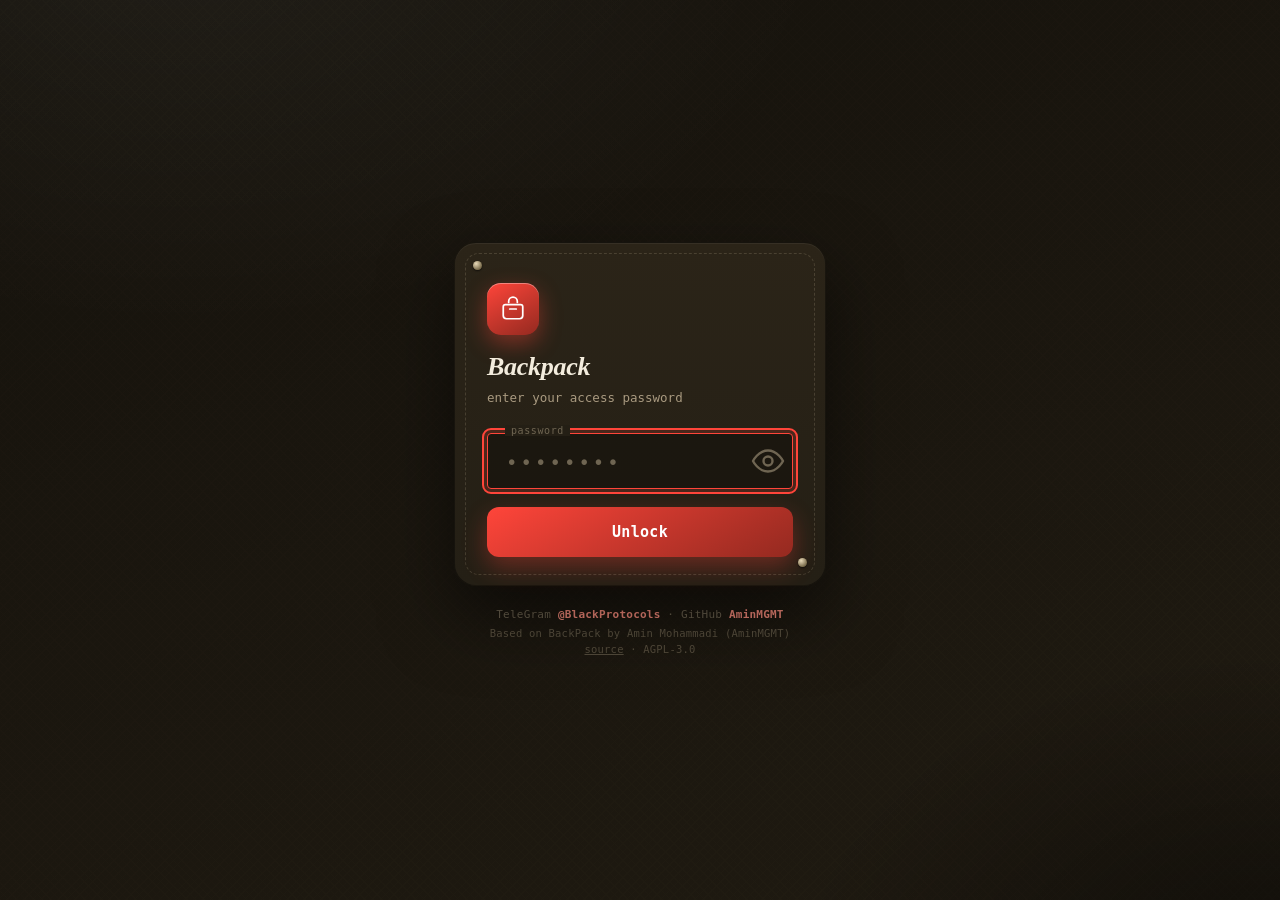
<file: internal/webui/assets/login.html>
<!doctype html>
<html lang="en">

<head>
  <meta charset="utf-8">
  <meta name="viewport" content="width=device-width, initial-scale=1, viewport-fit=cover">
  <meta name="theme-color" content="#15120c">
  <link rel="manifest" href="__BASE_PATH__/manifest.json">
  <link rel="icon" href="__BASE_PATH__/icon.svg" type="image/svg+xml">
  <link rel="apple-touch-icon" href="__BASE_PATH__/icon.svg">
  <title>Backpack · Login</title>
  <style>
    :root {
      --bg-1: #15120c;
      --bg-2: #1f1a11;
      --canvas: #241f15;
      --canvas-2: #2b2418;
      --stitch: rgba(233, 215, 180, .16);
      --stitch-strong: rgba(233, 215, 180, .28);
      --accent-rgb: 255, 69, 58;
      --accent: rgb(var(--accent-rgb));
      --accent-soft: color-mix(in srgb, var(--accent) 55%, #f2e6cf);
      --accent-deep: color-mix(in srgb, var(--accent) 55%, #120800);
      --txt: #f3ecdd;
      --muted: #a99a80;
      --dim: #6f6552;
      --radius: 22px;
    }

    * {
      box-sizing: border-box;
      margin: 0;
      padding: 0
    }

    html,
    body {
      height: 100%
    }

    body {
      font-family: ui-serif, Georgia, "Iowan Old Style", "Palatino Linotype", serif;
      background:
        radial-gradient(1100px 700px at 14% -10%, rgba(255, 255, 255, .05), transparent 60%),
        radial-gradient(900px 620px at 100% 110%, rgba(0, 0, 0, .5), transparent 55%),
        linear-gradient(160deg, var(--bg-1), var(--bg-2));
      color: var(--txt);
      display: grid;
      place-items: center;
      overflow: hidden;
      -webkit-font-smoothing: antialiased;
      min-height: 100dvh;
      position: relative;
    }

    /* fine woven-canvas texture, entirely procedural (no external assets) */
    body::before {
      content: "";
      position: fixed;
      inset: 0;
      pointer-events: none;
      z-index: 0;
      opacity: .05;
      mix-blend-mode: overlay;
      background-image:
        repeating-linear-gradient(45deg, #fff 0 1px, transparent 1px 6px),
        repeating-linear-gradient(-45deg, #fff 0 1px, transparent 1px 6px);
    }

    .mono {
      font-family: ui-monospace, SFMono-Regular, Menlo, Consolas, monospace
    }

    .ic {
      fill: none;
      stroke: currentColor;
      stroke-width: 1.6;
      stroke-linecap: round;
      stroke-linejoin: round
    }

    .sr-only {
      position: absolute;
      width: 1px;
      height: 1px;
      padding: 0;
      margin: -1px;
      overflow: hidden;
      clip: rect(0, 0, 0, 0);
      border: 0
    }

    :focus-visible {
      outline: 2px solid var(--accent);
      outline-offset: 3px;
      border-radius: 4px
    }

    .tag {
      position: relative;
      z-index: 1;
      width: min(92vw, 372px);
      animation: rise .7s cubic-bezier(.16, 1, .3, 1) both;
    }

    @keyframes rise {
      from {
        opacity: 0;
        transform: translateY(18px) scale(.98)
      }
    }

    /* the card reads as a stitched canvas luggage tag: solid outer panel,
     a dashed inner stitch line inset from the edge, two brass rivets */
    .panel {
      position: relative;
      background:
        linear-gradient(180deg, var(--canvas-2), var(--canvas));
      border: 1px solid rgba(0, 0, 0, .4);
      border-radius: var(--radius);
      box-shadow: 0 30px 70px rgba(0, 0, 0, .55), inset 0 1px 0 rgba(255, 255, 255, .05);
      padding: 40px 32px 28px;
    }

    .panel::before {
      content: "";
      position: absolute;
      inset: 10px;
      border-radius: calc(var(--radius) - 8px);
      border: 1.5px dashed var(--stitch);
      pointer-events: none;
    }

    .rivet {
      position: absolute;
      width: 9px;
      height: 9px;
      border-radius: 50%;
      background: radial-gradient(circle at 35% 30%, #e8d9b8, #7a6c4c 70%);
      box-shadow: 0 1px 2px rgba(0, 0, 0, .6);
    }

    .rivet.tl {
      top: 18px;
      left: 18px
    }

    .rivet.br {
      bottom: 18px;
      right: 18px
    }

    .mark {
      width: 52px;
      height: 52px;
      margin: 0 0 18px;
      border-radius: 14px;
      display: grid;
      place-items: center;
      color: #fff;
      background: linear-gradient(150deg, var(--accent), var(--accent-deep));
      box-shadow: 0 8px 22px rgba(var(--accent-rgb), .4), inset 0 1px 0 rgba(255, 255, 255, .35);
    }

    .mark .ic {
      width: 26px;
      height: 26px
    }

    h1 {
      font-size: 26px;
      font-weight: 600;
      font-style: italic;
      letter-spacing: -.01em;
      line-height: 1.1;
    }

    .sub {
      color: var(--muted);
      font-size: 12.5px;
      margin: 8px 0 28px;
      font-family: ui-monospace, SFMono-Regular, Menlo, Consolas, monospace;
    }

    form {
      display: flex;
      flex-direction: column;
      gap: 12px
    }

    .field {
      position: relative;
      display: flex;
      align-items: center
    }

    .field-label {
      position: absolute;
      left: 18px;
      top: -8px;
      background: var(--canvas);
      padding: 0 6px;
      font-size: 10px;
      letter-spacing: .06em;
      color: var(--dim);
      font-family: ui-monospace, SFMono-Regular, Menlo, Consolas, monospace;
    }

    input {
      width: 100%;
      padding: 17px 52px 15px 18px;
      font-size: 19px;
      letter-spacing: .42em;
      font-family: ui-monospace, SFMono-Regular, Menlo, Consolas, monospace;
      color: var(--txt);
      background: rgba(0, 0, 0, .22);
      border: 1px solid rgba(233, 215, 180, .14);
      border-radius: 12px;
      outline: none;
      transition: border-color .25s, box-shadow .25s, background .25s;
      font-variant-numeric: tabular-nums;
    }

    input::placeholder {
      letter-spacing: .16em;
      color: var(--dim)
    }

    input:focus {
      border-color: var(--accent);
      box-shadow: 0 0 0 4px rgba(var(--accent-rgb), .16);
      background: rgba(0, 0, 0, .3)
    }

    .toggle {
      position: absolute;
      right: 7px;
      width: 36px;
      height: 36px;
      border-radius: 9px;
      border: none;
      cursor: pointer;
      background: transparent;
      color: var(--dim);
      display: grid;
      place-items: center;
      transition: color .2s
    }

    .toggle:hover {
      color: var(--accent-soft)
    }

    button[type=submit] {
      margin-top: 6px;
      min-height: 50px;
      padding: 0 16px;
      font-size: 15px;
      font-weight: 600;
      color: #fff;
      cursor: pointer;
      font-family: ui-monospace, SFMono-Regular, Menlo, Consolas, monospace;
      letter-spacing: .02em;
      background: linear-gradient(150deg, var(--accent), var(--accent-deep));
      border: none;
      border-radius: 12px;
      transition: transform .22s, box-shadow .22s;
      box-shadow: 0 10px 24px rgba(var(--accent-rgb), .32);
      touch-action: manipulation;
    }

    button[type=submit]:hover {
      transform: translateY(-2px);
      box-shadow: 0 15px 32px rgba(var(--accent-rgb), .46)
    }

    button[type=submit]:active {
      transform: translateY(0) scale(.99)
    }

    .foot {
      margin-top: 22px;
      text-align: center;
      color: var(--dim);
      font-size: 11px;
      letter-spacing: .02em;
      font-family: ui-monospace, SFMono-Regular, Menlo, Consolas, monospace;
    }

    .foot b {
      color: var(--accent-soft);
      font-weight: 600
    }

    .foot.bp-attrib {
      opacity: .6;
      font-size: 10.5px;
      margin-top: 5px;
      line-height: 1.5
    }

    .foot.bp-attrib a {
      color: inherit
    }

    @media (prefers-reduced-motion: reduce) {
      * {
        animation: none !important;
        transition: none !important
      }
    }
  </style>
</head>

<body>
  <div class="tag">
    <div class="panel">
      <span class="rivet tl" aria-hidden="true"></span>
      <span class="rivet br" aria-hidden="true"></span>
      <div class="mark" aria-hidden="true">
        <svg class="ic" viewBox="0 0 24 24">
          <path d="M8 6V5a4 4 0 018 0v1" />
          <path d="M5 8h14a2 2 0 012 2v8a3 3 0 01-3 3H6a3 3 0 01-3-3v-8a2 2 0 012-2z" />
          <path d="M9 12h6" />
        </svg>
      </div>
      <h1>Backpack</h1>
      <div class="sub" id="sub">enter your access password</div>
      <form method="post" action="__BASE_PATH__/login">
        <div class="field">
          <label class="field-label" for="pw" id="pwlabel">password</label>
          <input id="pw" name="password" type="password" maxlength="128" placeholder="••••••••" autofocus
            autocomplete="current-password" required>
          <button type="button" class="toggle" id="toggle" aria-label="Show code" aria-pressed="false">
            <svg class="ic" viewBox="0 0 24 24" id="eye">
              <path d="M2 12s3.5-7 10-7 10 7 10 7-3.5 7-10 7-10-7-10-7z" />
              <circle cx="12" cy="12" r="3" />
            </svg>
          </button>
        </div>
        <button type="submit" id="unlock">Unlock</button>
      </form>
    </div>
    <div class="foot">TeleGram <b>@BlackProtocols</b> · GitHub <b>AminMGMT</b></div>
    <!-- The Appropriate Legal Notice AGPL-3.0 section 13 asks a network
         service to show the people interacting with it, and the attribution
         NOTICE requires a modified version to keep. This is the first page
         anyone reaches, which is why it is here rather than only inside. -->
    <div class="foot bp-attrib">Based on BackPack by Amin Mohammadi (AminMGMT)<br>
      <a href="https://github.com/AminMGMT/BackPack" rel="noreferrer">source</a> · AGPL-3.0
    </div>
  </div>
  <script nonce="__CSP_NONCE__">
    // The accent chosen in the panel applies here too. Signing in is the first
    // thing anyone sees, and a login screen in a colour the panel does not use
    // reads as a different product. The table is duplicated rather than shared
    // because this page loads before anything else and must not depend on it.
    (function () {
      const A = {
        ember: '255,69,58', pomegranate: '231,29,54', saffron: '247,181,56',
        pistachio: '127,184,0', turquoise: '65,187,217', frost: '173,202,214'
      };
      try {
        const v = A[localStorage.getItem('bp_accent')];
        if (v) document.documentElement.style.setProperty('--accent-rgb', v);
      } catch (e) { }
    })();
    function togglePw() {
      const i = document.getElementById('pw'), t = document.getElementById('toggle'), e = document.getElementById('eye');
      const show = i.type === 'password';
      i.type = show ? 'text' : 'password';
      t.setAttribute('aria-pressed', show); t.setAttribute('aria-label', show ? 'Hide code' : 'Show code');
      e.innerHTML = show
        ? '<path d="M2 12s3.5-7 10-7 10 7 10 7-3.5 7-10 7-10-7-10-7z"/><circle cx="12" cy="12" r="3"/><path d="M3 3l18 18"/>'
        : '<path d="M2 12s3.5-7 10-7 10 7 10 7-3.5 7-10 7-10-7-10-7z"/><circle cx="12" cy="12" r="3"/>';
      i.focus();
    }
    /* Bound here rather than as onclick= on the button. The panel's CSP names a
       per-response nonce instead of allowing inline script, and a nonce covers
       script elements only — never an attribute handler. That is the point of
       it, and it means this page cannot keep one either. */
    document.getElementById('toggle').addEventListener('click', togglePw);
  </script>
  <script nonce="__CSP_NONCE__">
    // The language the panel was left in. The login page has no settings of its
    // own — it follows the choice already made, so a Persian reader is not shown an
    // English door to a Persian panel.
    (function () {
      if (localStorage.getItem('bp_lang') !== 'fa') return;
      document.documentElement.lang = 'fa';
      document.documentElement.dir = 'rtl';
      const set = (id, txt) => { const el = document.getElementById(id); if (el) el.textContent = txt; };
      set('sub', 'رمز عبور خود را وارد کن');
      set('pwlabel', 'رمز عبور');
      set('unlock', 'ورود');
      const pw = document.getElementById('pw');
      if (pw) { pw.placeholder = '••••••••'; pw.style.direction = 'ltr'; pw.style.textAlign = 'left'; }
    })();
  </script>
</body>

</html>
</file>
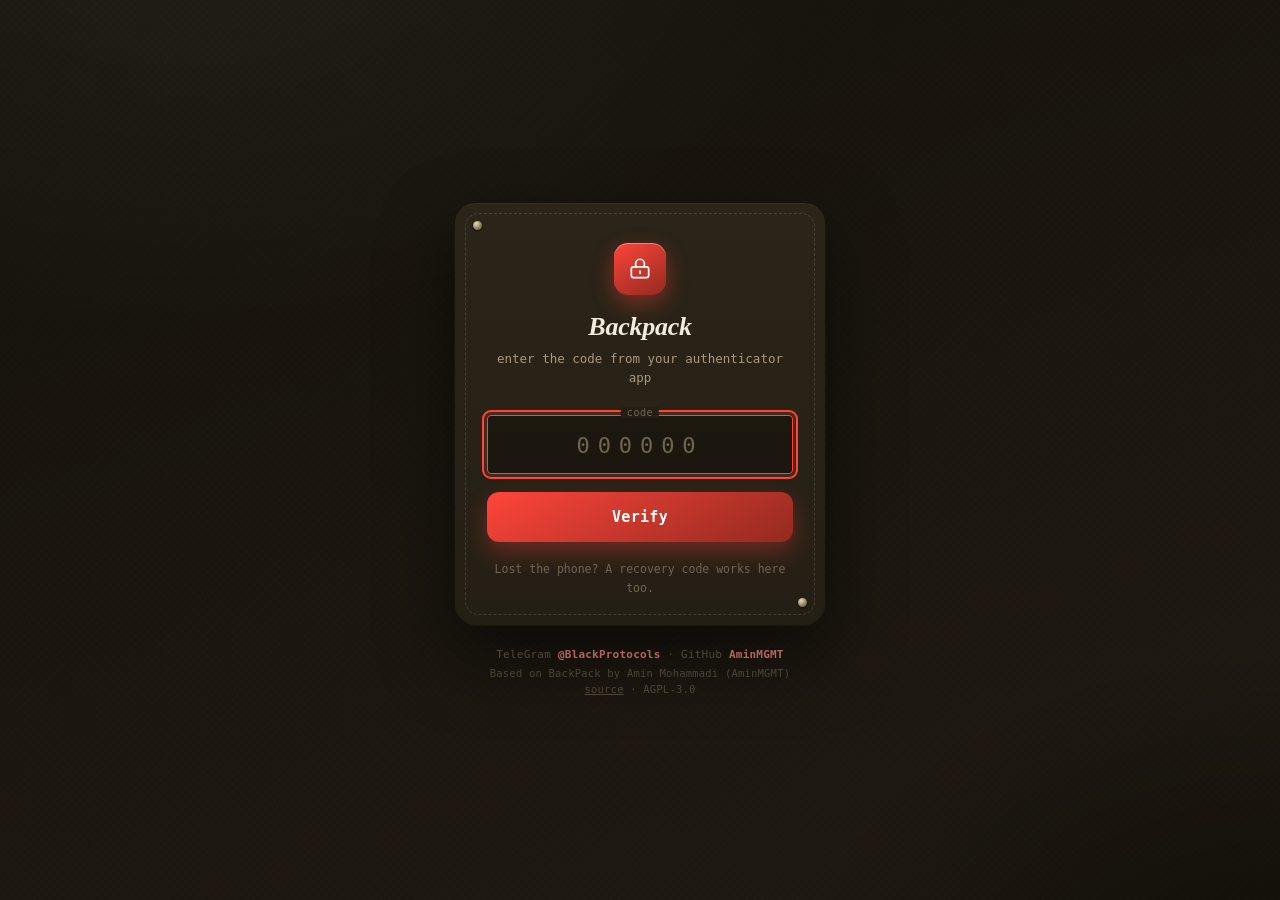
<file: internal/webui/assets/twofactor.html>
<!doctype html>
<html lang="en">

<head>
  <meta charset="utf-8">
  <meta name="viewport" content="width=device-width, initial-scale=1, viewport-fit=cover">
  <meta name="theme-color" content="#15120c">
  <link rel="manifest" href="__BASE_PATH__/manifest.json">
  <link rel="icon" href="__BASE_PATH__/icon.svg" type="image/svg+xml">
  <link rel="apple-touch-icon" href="__BASE_PATH__/icon.svg">
  <title>Backpack · Login</title>
  <style>
    :root {
      --bg-1: #15120c;
      --bg-2: #1f1a11;
      --canvas: #241f15;
      --canvas-2: #2b2418;
      --stitch: rgba(233, 215, 180, .16);
      --stitch-strong: rgba(233, 215, 180, .28);
      --accent-rgb: 255, 69, 58;
      --accent: rgb(var(--accent-rgb));
      --accent-soft: color-mix(in srgb, var(--accent) 55%, #f2e6cf);
      --accent-deep: color-mix(in srgb, var(--accent) 55%, #120800);
      --txt: #f3ecdd;
      --muted: #a99a80;
      --dim: #6f6552;
      --radius: 22px;
    }

    * {
      box-sizing: border-box;
      margin: 0;
      padding: 0
    }

    html,
    body {
      height: 100%
    }

    body {
      font-family: ui-serif, Georgia, "Iowan Old Style", "Palatino Linotype", serif;
      background:
        radial-gradient(1100px 700px at 14% -10%, rgba(255, 255, 255, .05), transparent 60%),
        radial-gradient(900px 620px at 100% 110%, rgba(0, 0, 0, .5), transparent 55%),
        linear-gradient(160deg, var(--bg-1), var(--bg-2));
      color: var(--txt);
      display: grid;
      place-items: center;
      overflow: hidden;
      -webkit-font-smoothing: antialiased;
      min-height: 100dvh;
      position: relative;
    }

    body::before {
      content: "";
      position: fixed;
      inset: 0;
      pointer-events: none;
      z-index: 0;
      opacity: .05;
      mix-blend-mode: overlay;
      background-image:
        repeating-linear-gradient(45deg, #fff 0 1px, transparent 1px 6px),
        repeating-linear-gradient(-45deg, #fff 0 1px, transparent 1px 6px);
    }

    .ic {
      fill: none;
      stroke: currentColor;
      stroke-width: 1.6;
      stroke-linecap: round;
      stroke-linejoin: round
    }

    .sr-only {
      position: absolute;
      width: 1px;
      height: 1px;
      padding: 0;
      margin: -1px;
      overflow: hidden;
      clip: rect(0, 0, 0, 0);
      border: 0
    }

    :focus-visible {
      outline: 2px solid var(--accent);
      outline-offset: 3px;
      border-radius: 4px
    }

    .tag {
      position: relative;
      z-index: 1;
      width: min(92vw, 372px);
      animation: rise .7s cubic-bezier(.16, 1, .3, 1) both
    }

    @keyframes rise {
      from {
        opacity: 0;
        transform: translateY(18px) scale(.98)
      }
    }

    .panel {
      position: relative;
      background: linear-gradient(180deg, var(--canvas-2), var(--canvas));
      border: 1px solid rgba(0, 0, 0, .4);
      border-radius: var(--radius);
      box-shadow: 0 30px 70px rgba(0, 0, 0, .55), inset 0 1px 0 rgba(255, 255, 255, .05);
      padding: 40px 32px 28px;
      text-align: center;
    }

    .panel::before {
      content: "";
      position: absolute;
      inset: 10px;
      border-radius: calc(var(--radius) - 8px);
      border: 1.5px dashed var(--stitch);
      pointer-events: none;
    }

    .rivet {
      position: absolute;
      width: 9px;
      height: 9px;
      border-radius: 50%;
      background: radial-gradient(circle at 35% 30%, #e8d9b8, #7a6c4c 70%);
      box-shadow: 0 1px 2px rgba(0, 0, 0, .6)
    }

    .rivet.tl {
      top: 18px;
      left: 18px
    }

    .rivet.br {
      bottom: 18px;
      right: 18px
    }

    .mark {
      width: 52px;
      height: 52px;
      margin: 0 auto 18px;
      border-radius: 14px;
      display: grid;
      place-items: center;
      color: #fff;
      background: linear-gradient(150deg, var(--accent), var(--accent-deep));
      box-shadow: 0 8px 22px rgba(var(--accent-rgb), .4), inset 0 1px 0 rgba(255, 255, 255, .35);
    }

    .mark .ic {
      width: 26px;
      height: 26px
    }

    h1 {
      font-size: 26px;
      font-weight: 600;
      font-style: italic;
      letter-spacing: -.01em;
      line-height: 1.1
    }

    .sub {
      color: var(--muted);
      font-size: 12.5px;
      margin: 8px 0 28px;
      line-height: 1.5;
      font-family: ui-monospace, SFMono-Regular, Menlo, Consolas, monospace;
    }

    form {
      display: flex;
      flex-direction: column;
      gap: 12px
    }

    .field {
      position: relative;
      display: flex;
      align-items: center
    }

    .field-label {
      position: absolute;
      left: 50%;
      transform: translateX(-50%);
      top: -8px;
      background: var(--canvas);
      padding: 0 6px;
      font-size: 10px;
      letter-spacing: .06em;
      color: var(--dim);
      font-family: ui-monospace, SFMono-Regular, Menlo, Consolas, monospace;
    }

    input {
      width: 100%;
      padding: 17px 18px 15px;
      font-size: 22px;
      letter-spacing: .5em;
      text-align: center;
      font-family: ui-monospace, SFMono-Regular, Menlo, Consolas, monospace;
      color: var(--txt);
      background: rgba(0, 0, 0, .22);
      border: 1px solid rgba(233, 215, 180, .14);
      border-radius: 12px;
      outline: none;
      transition: border-color .25s, box-shadow .25s, background .25s;
      font-variant-numeric: tabular-nums;
    }

    input::placeholder {
      letter-spacing: .36em;
      color: var(--dim)
    }

    input:focus {
      border-color: var(--accent);
      box-shadow: 0 0 0 4px rgba(var(--accent-rgb), .16);
      background: rgba(0, 0, 0, .3)
    }

    button[type=submit] {
      margin-top: 6px;
      min-height: 50px;
      padding: 0 16px;
      font-size: 15px;
      font-weight: 600;
      color: #fff;
      cursor: pointer;
      font-family: ui-monospace, SFMono-Regular, Menlo, Consolas, monospace;
      letter-spacing: .02em;
      background: linear-gradient(150deg, var(--accent), var(--accent-deep));
      border: none;
      border-radius: 12px;
      transition: transform .22s, box-shadow .22s;
      box-shadow: 0 10px 24px rgba(var(--accent-rgb), .32);
      touch-action: manipulation;
    }

    button[type=submit]:hover {
      transform: translateY(-2px);
      box-shadow: 0 15px 32px rgba(var(--accent-rgb), .46)
    }

    button[type=submit]:active {
      transform: translateY(0) scale(.99)
    }

    .hintline {
      margin-top: 18px;
      color: var(--dim);
      font-size: 11.5px;
      line-height: 1.6;
      font-family: ui-monospace, SFMono-Regular, Menlo, Consolas, monospace;
    }

    .foot {
      margin-top: 22px;
      text-align: center;
      color: var(--dim);
      font-size: 11px;
      letter-spacing: .02em;
      font-family: ui-monospace, SFMono-Regular, Menlo, Consolas, monospace;
    }

    .foot b {
      color: var(--accent-soft);
      font-weight: 600
    }

    .foot.bp-attrib {
      opacity: .6;
      font-size: 10.5px;
      margin-top: 5px;
      line-height: 1.5
    }

    .foot.bp-attrib a {
      color: inherit
    }

    @media (prefers-reduced-motion: reduce) {
      * {
        animation: none !important;
        transition: none !important
      }
    }
  </style>
</head>

<body>
  <div class="tag">
    <div class="panel">
      <span class="rivet tl" aria-hidden="true"></span>
      <span class="rivet br" aria-hidden="true"></span>
      <div class="mark" aria-hidden="true">
        <svg class="ic" viewBox="0 0 24 24">
          <rect x="4" y="10" width="16" height="10" rx="2" />
          <path d="M8 10V7a4 4 0 018 0v3" />
          <path d="M12 14v2" />
        </svg>
      </div>
      <h1>Backpack</h1>
      <div class="sub" id="sub">enter the code from your authenticator app</div>
      <form method="post" action="__BASE_PATH__/login">
        <div class="field">
          <label class="field-label" for="code" id="codelabel">code</label>
          <input id="code" name="code" type="text" maxlength="24" placeholder="000000" autofocus
            autocomplete="one-time-code" inputmode="numeric" required>
        </div>
        <button type="submit" id="unlock">Verify</button>
      </form>
      <div class="hintline" id="hint">Lost the phone? A recovery code works here too.</div>
    </div>
    <div class="foot">TeleGram <b>@BlackProtocols</b> · GitHub <b>AminMGMT</b></div>
    <!-- The Appropriate Legal Notice AGPL-3.0 section 13 asks a network
         service to show the people interacting with it, and the attribution
         NOTICE requires a modified version to keep. -->
    <div class="foot bp-attrib">Based on BackPack by Amin Mohammadi (AminMGMT)<br>
      <a href="https://github.com/AminMGMT/BackPack" rel="noreferrer">source</a> · AGPL-3.0
    </div>
  </div>
  <script nonce="__CSP_NONCE__">
    // The accent chosen in the panel applies here too, for the same reason it
    // does on the password page: a second step in a different colour reads as a
    // different product, which is exactly the wrong feeling on a login.
    (function () {
      const A = {
        ember: '255,69,58', pomegranate: '231,29,54', saffron: '247,181,56',
        pistachio: '127,184,0', turquoise: '65,187,217', frost: '173,202,214'
      };
      try {
        const v = A[localStorage.getItem('bp_accent')];
        if (v) document.documentElement.style.setProperty('--accent-rgb', v);
      } catch (e) { }
    })();
  </script>
  <script nonce="__CSP_NONCE__">
    (function () {
      if (localStorage.getItem('bp_lang') !== 'fa') return;
      document.documentElement.lang = 'fa';
      document.documentElement.dir = 'rtl';
      const set = (id, txt) => { const el = document.getElementById(id); if (el) el.textContent = txt; };
      set('sub', 'کدی که اپلیکیشن authenticator نشان می‌دهد را وارد کن');
      set('codelabel', 'کد دو مرحله‌ای');
      set('unlock', 'تأیید');
      set('hint', 'گوشی را از دست داده‌ای؟ یکی از کدهای بازیابی هم اینجا کار می‌کند.');
      const c = document.getElementById('code');
      if (c) { c.style.direction = 'ltr'; c.style.textAlign = 'center'; }
    })();
  </script>
</body>

</html>
</file>
